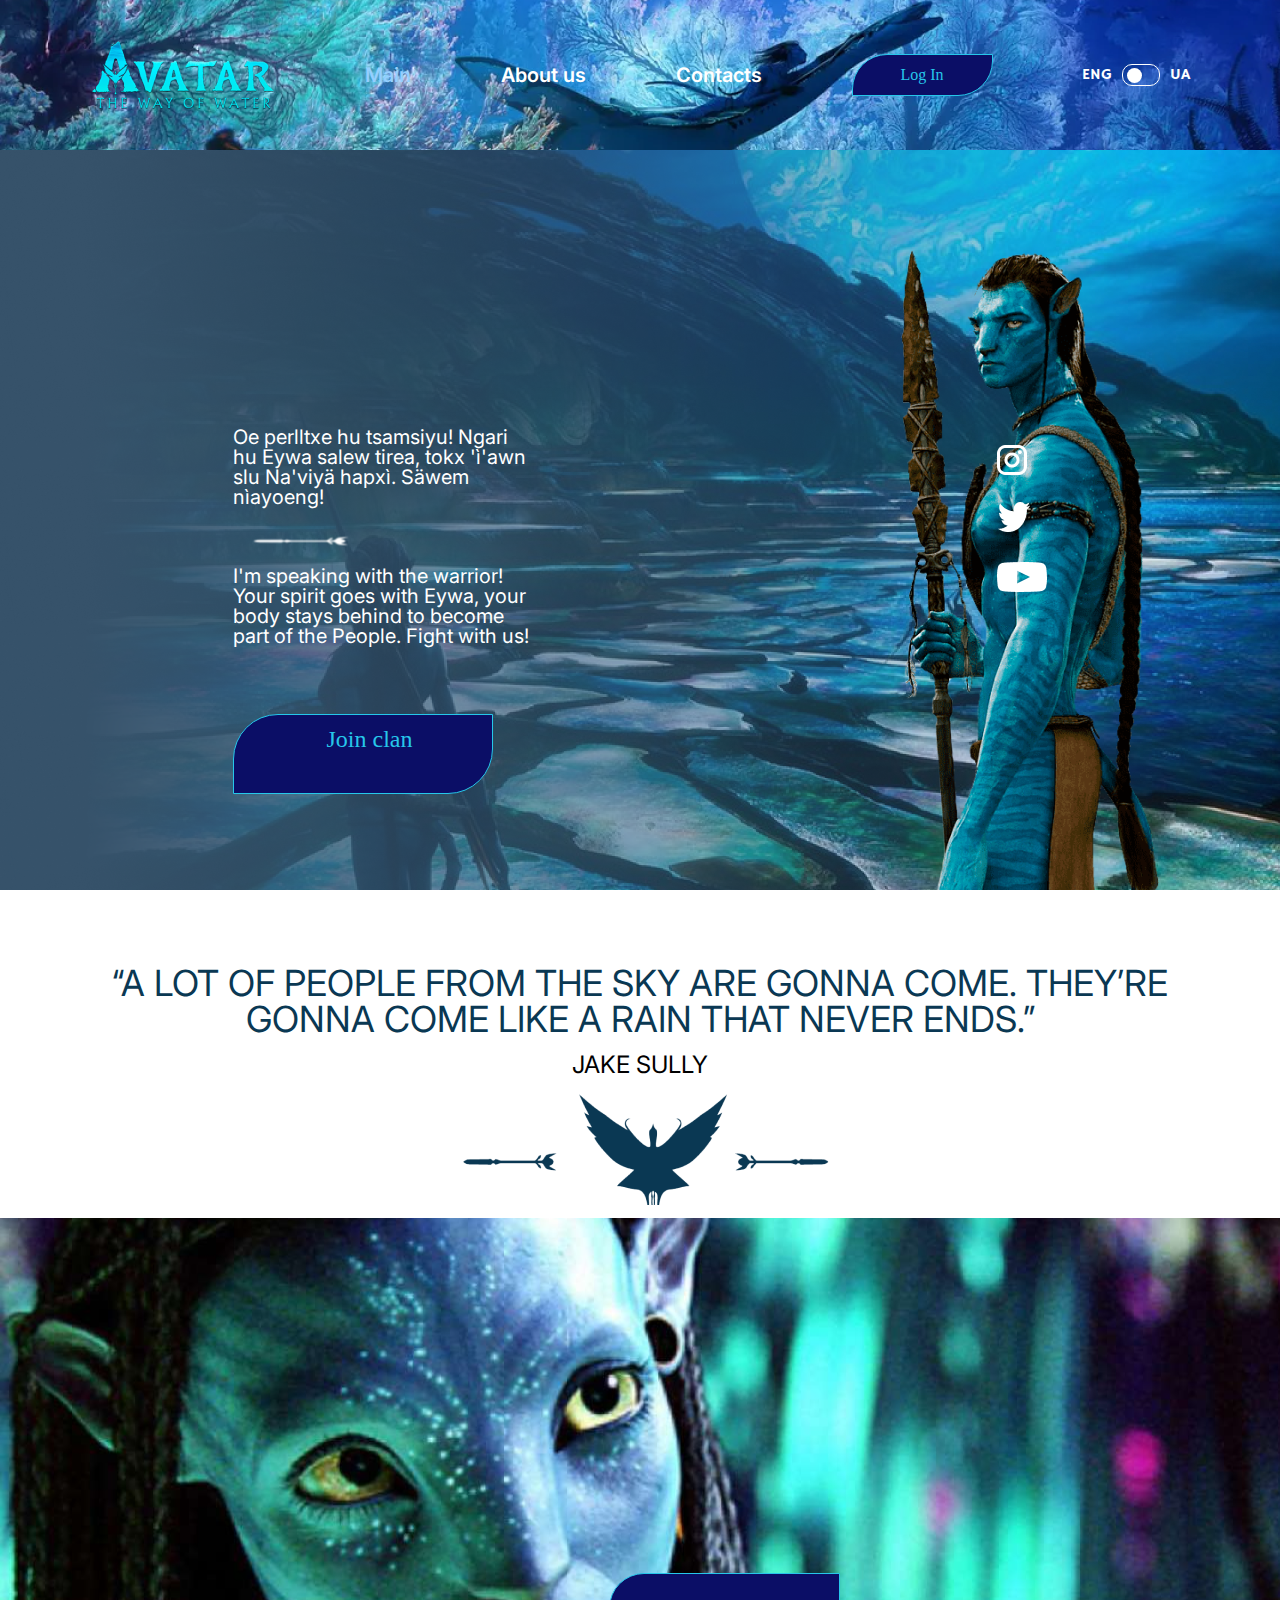
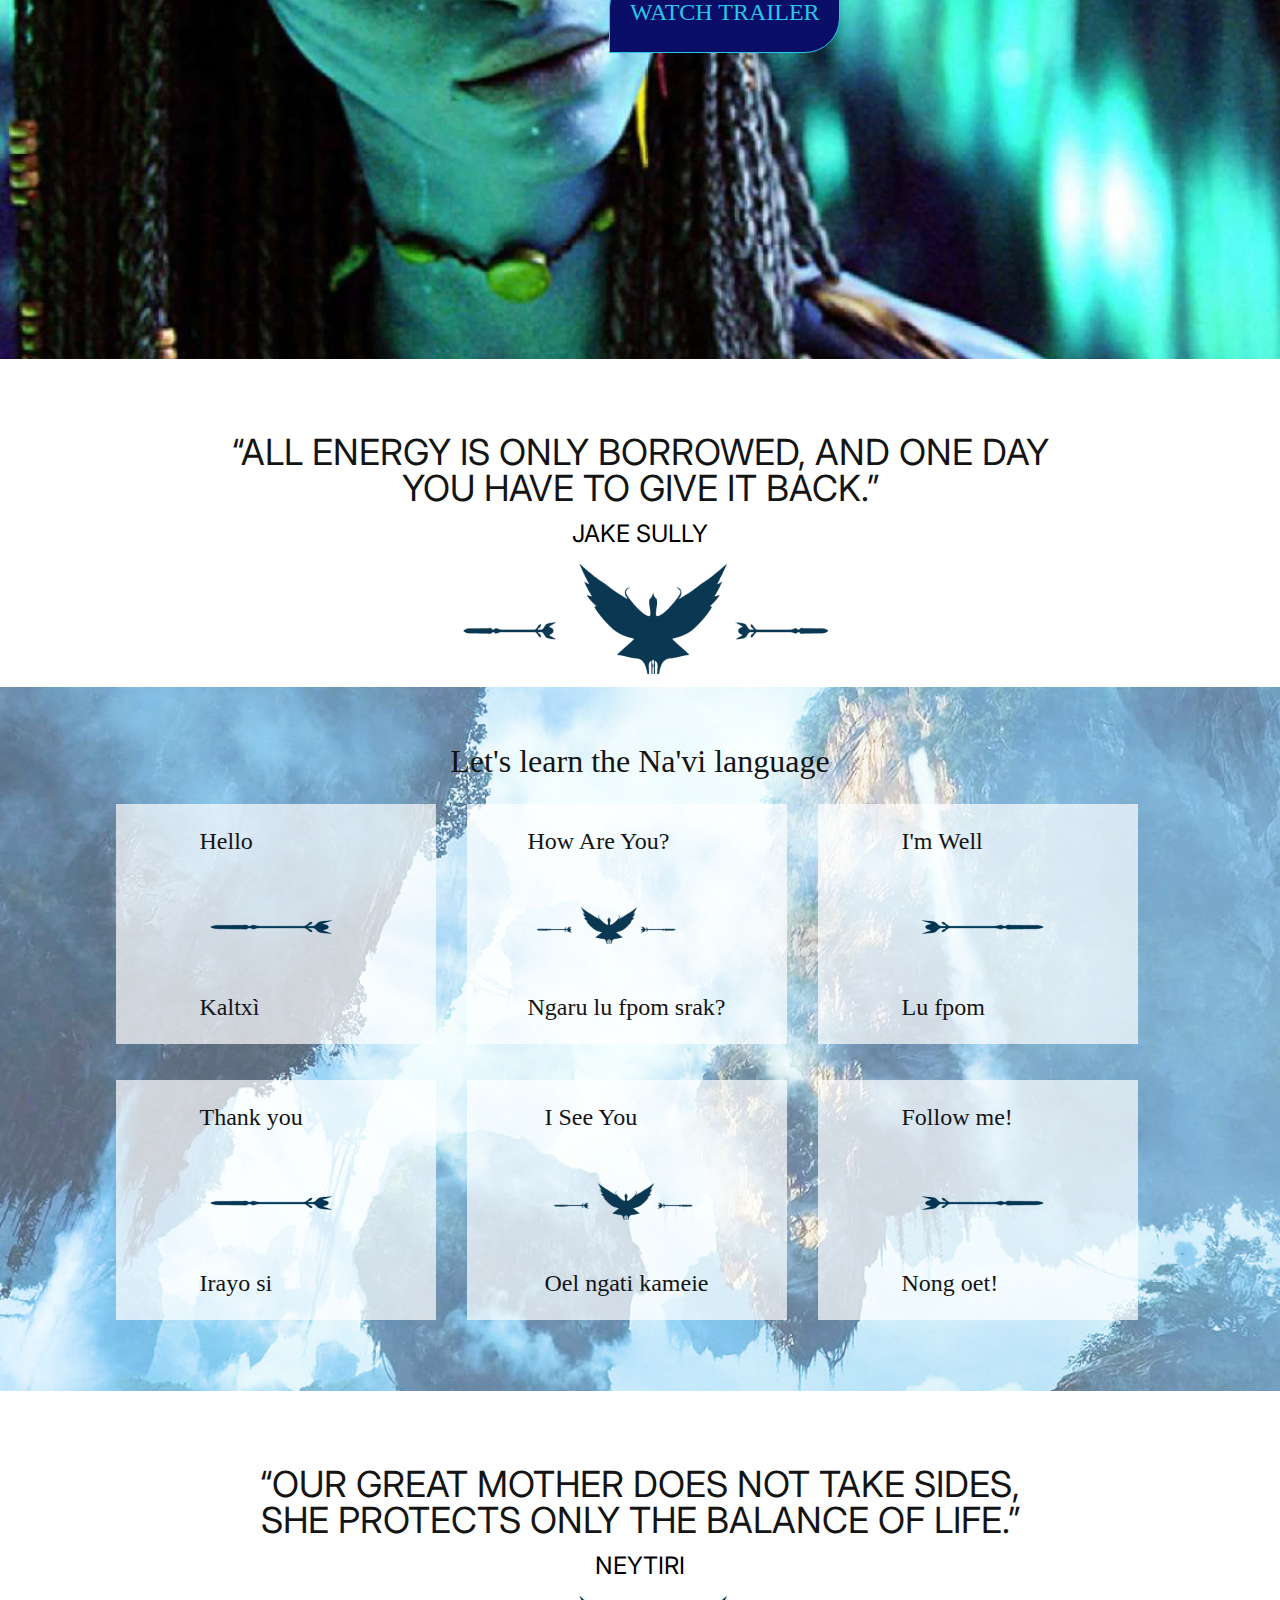
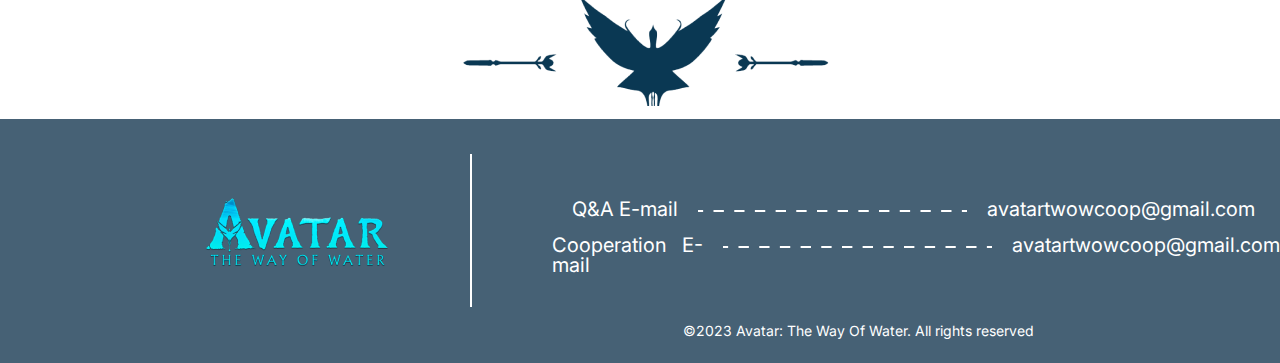
<file: English/index.html>
<!DOCTYPE html>
<html lang="en">
<head>
    <meta charset="UTF-8">
    <meta name="viewport" content="width=device-width, initial-scale=1.0">
    <link rel="stylesheet" href="/English/reset.css" />
    <link rel="stylesheet" href="/English/normalize.css">
    <link href="https://fonts.googleapis.com/css2?family=Inter:wght@300&display=swap" rel="stylesheet">
    <link href="https://fonts.googleapis.com/css2?family=Hammersmith+One&family=Inter:wght@300&display=swap" rel="stylesheet">
    <link rel="stylesheet" href="style.css">
    <title>Avatart</title>
</head>
<body>
    <header>
        <div class="block1">
          <img class="water" src="img/img.1water.png" alt="avatarwater">
            <nav id="color">Main</nav>
            <nav>About us</nav>
            <nav>Contacts</nav>
            <button class="button">Log In</button>
            <div class="switcher">
                <a href="#">ENG</a>
            <a href="../UKRAINE/index.html">
                <div class="switch"><span class="slider"></span></div>
            </a>
                <a href="#">UA</a>
            </div>
            </div>
    </header>
    <main>
    <div class="midsite">
        <div class="midsite-left">
            <p class="language">Oe perlltxe hu tsamsiyu!
                Ngari hu Eywa salew tirea, 
               tokx 'ì'awn slu Na'viyä hapxì.
               Säwem nìayoeng!</p>
               <div class="png"> <img src="img/img.1arrow.svg" alt="arrow"></div>
               <p class="language1">I'm speaking with the warrior!
                Your spirit goes with Eywa, 
                your body stays behind to 
                become part of the People.
                Fight with us!</p>
               <button class="button1"><p>Join clan</p></button>
        </div>
            <div class="img">
            <div class="img1"> <img src="img/img.inst.png" alt="instagram"></div>
            <div class="img2"> <img src="img/img.twitter.png" alt="twitter"></div>
            <div class="img3"> <img src="img/img.youtube.png" alt="youtube"></div>
            </div>
    </div>
    <div class="quote">
        <h2 class="phrase">
            “A LOT OF PEOPLE FROM THE SKY ARE GONNA COME. THEY’RE 
            <br> GONNA COME LIKE A RAIN THAT NEVER ENDS.” 
        </h2>
        <p class="author">JAKE SULLY</p>
        <img class="imgquote2" src="img/img.avatar2sign.png" alt="avatarsign">
    </div>
    <div class="block2">
        <button class="trailer">WATCH TRAILER</button>
    </div>
    <div class="quote">
        <h2 class="phrase2">
            “ALL ENERGY IS ONLY BORROWED, AND ONE DAY
           <br> YOU HAVE TO GIVE IT BACK.”
        </h2>
        <p class="author">JAKE SULLY</p>
        <img class="imgquote3" src="img/img.avatar2sign.png" alt="avatar2sign">
    </div>
        <section class="learnlanguages">
            <h3 id="learnlanguage">Let's learn the Na'vi language</h3>
            <div class="cards">
                <div class="card">
                    <div class="cardchild">
                        <p>Hello</p>
                        <img src="img/img.avater3sign.png" alt="avatar3sign">
                        <p>Kaltxì</p>
                    </div>
                    <div class="cardchild">
                        <p>How Are You?</p>
                        <img src="img/img.avatar2sign.png" alt="avatar2sign">
                        <p>Ngaru lu fpom srak?</p>
                    </div>
                    <div class="cardchild">
                    <p>I'm Well</p>
                    <img src="img/img.avatar4sign.png" alt="avatar4sign">
                    <p>Lu fpom</p>
                    </div>
                    <div class="cardchild">
                        <p>Thank you</p>
                        <img src="img/img.avater3sign.png" alt="avatar3sign">
                        <p>Irayo si </p>
                    </div>
                    <div class="cardchild">
                        <p>I See You</p>
                        <img src="img/img.avatar2sign.png" alt="avatar2sign">
                        <p>Oel ngati kameie</p>
                    </div>
                    <div class="cardchild">
                        <p>Follow me!</p>
                        <img src="img/img.avatar4sign.png" alt="avatar4sign">
                        <p>Nong oet!</p>
                    </div>
            </div>
        </section>
        </main>
        <footer>
    <div class="quote">        
        <h2 class="phrase4">
            “OUR GREAT MOTHER DOES NOT TAKE SIDES,
           <br> SHE PROTECTS ONLY THE BALANCE OF LIFE.”
        </h2>
        <p class="author">NEYTIRI</p>
        <div class="imgfinall"> <img src="img/img.avatar2sign.png" alt="avatar2sign"></div>
    </div>
    <div class="finall2">   
        <div class="imgwater"><img src="img/img.1water.png" alt="avatar water"></div>
        <div class="line"><img src="img/img.line.png" alt="789"></div>
        <div class="block5">
            <div class="block5-email1">
                <p class="dottedline">Q&A E-mail</p>
              <div class="imgdottedline"><img src="img/img.dotted line.png" alt="dottedline"></div>
              <p class="dottedline4">avatartwowcoop@gmail.com</p>
            </div>
            <div class="block5-email">
                <p class="dottedline">Cooperation E-mail</p>
                <div class="imgdottedline"><img src="img/img.dotted line.png" alt="dottedline"></div>
                <p class="dottedline4">avatartwowcoop@gmail.com</p>
            </div>
            <p class="block5-email2">©2023 Avatar: The Way Of Water. All rights reserved</p>
        </div>
        </footer>
</body>
</html>
</file>
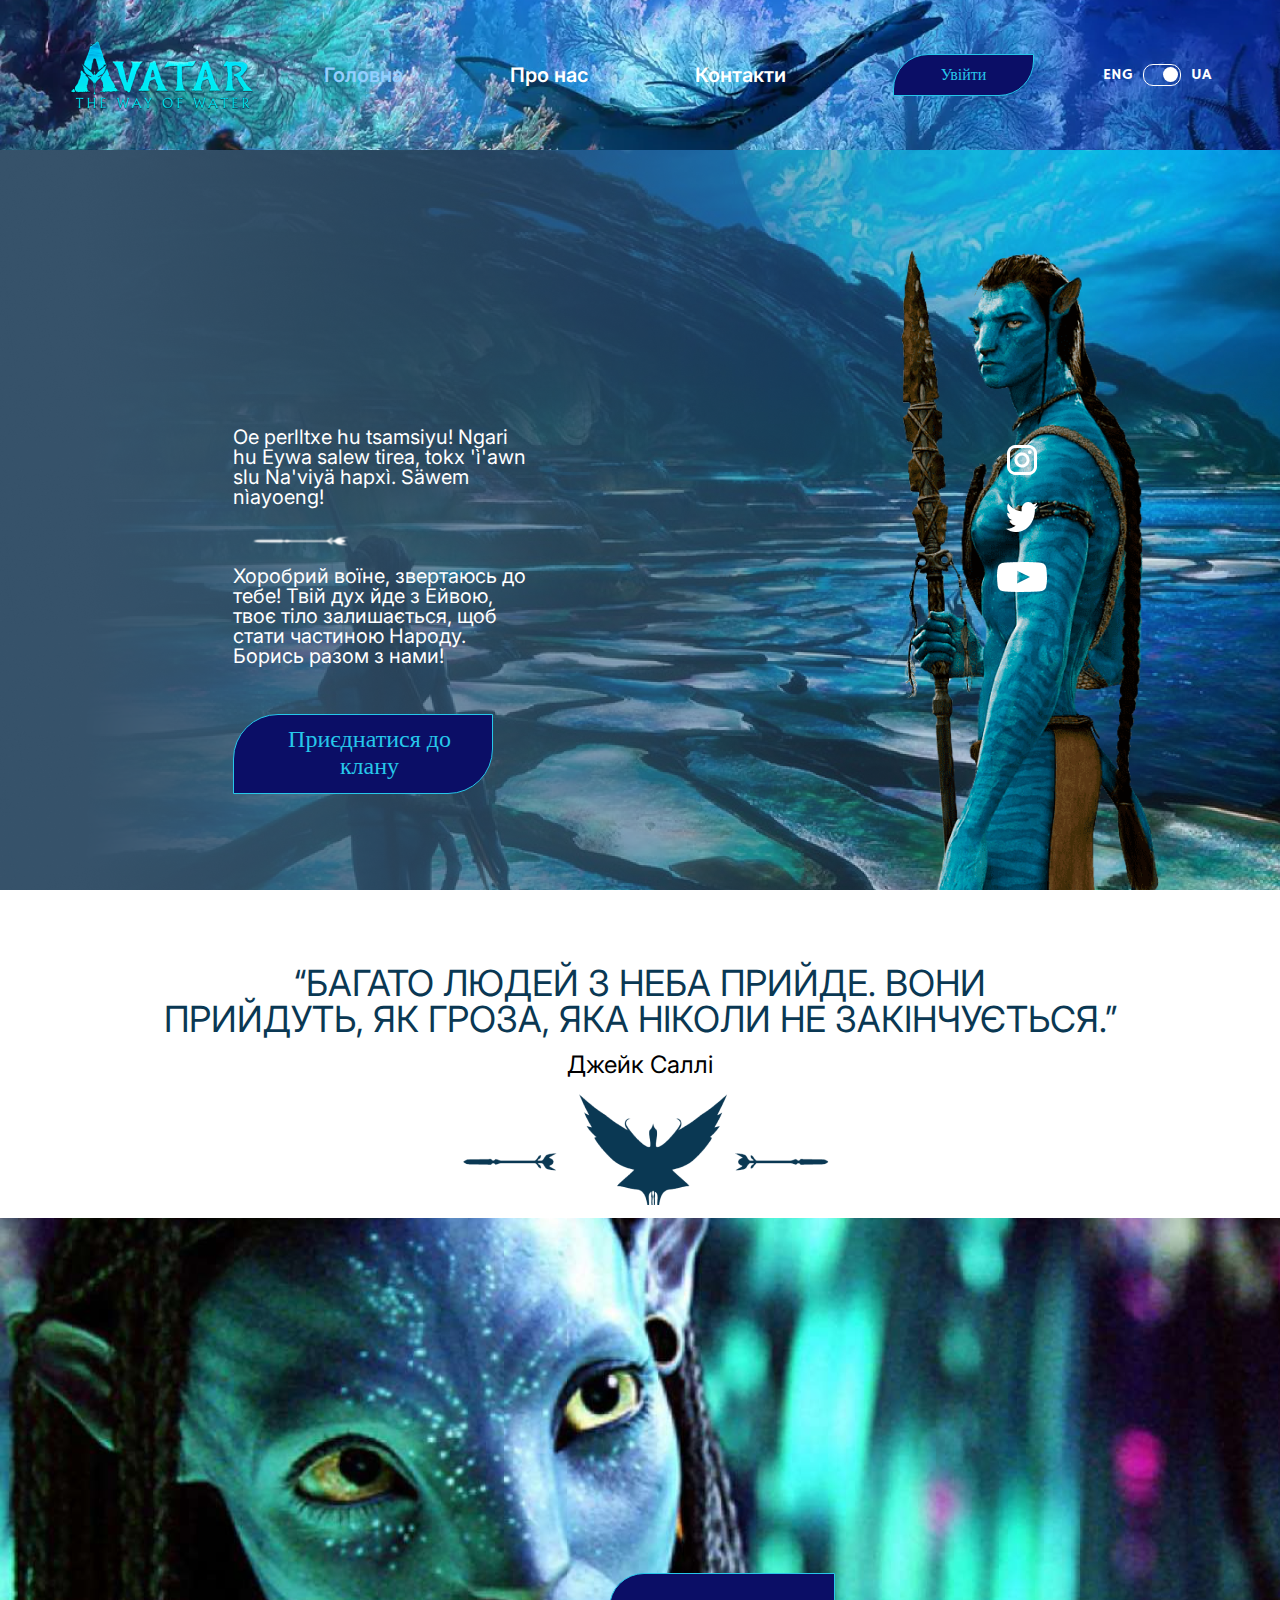
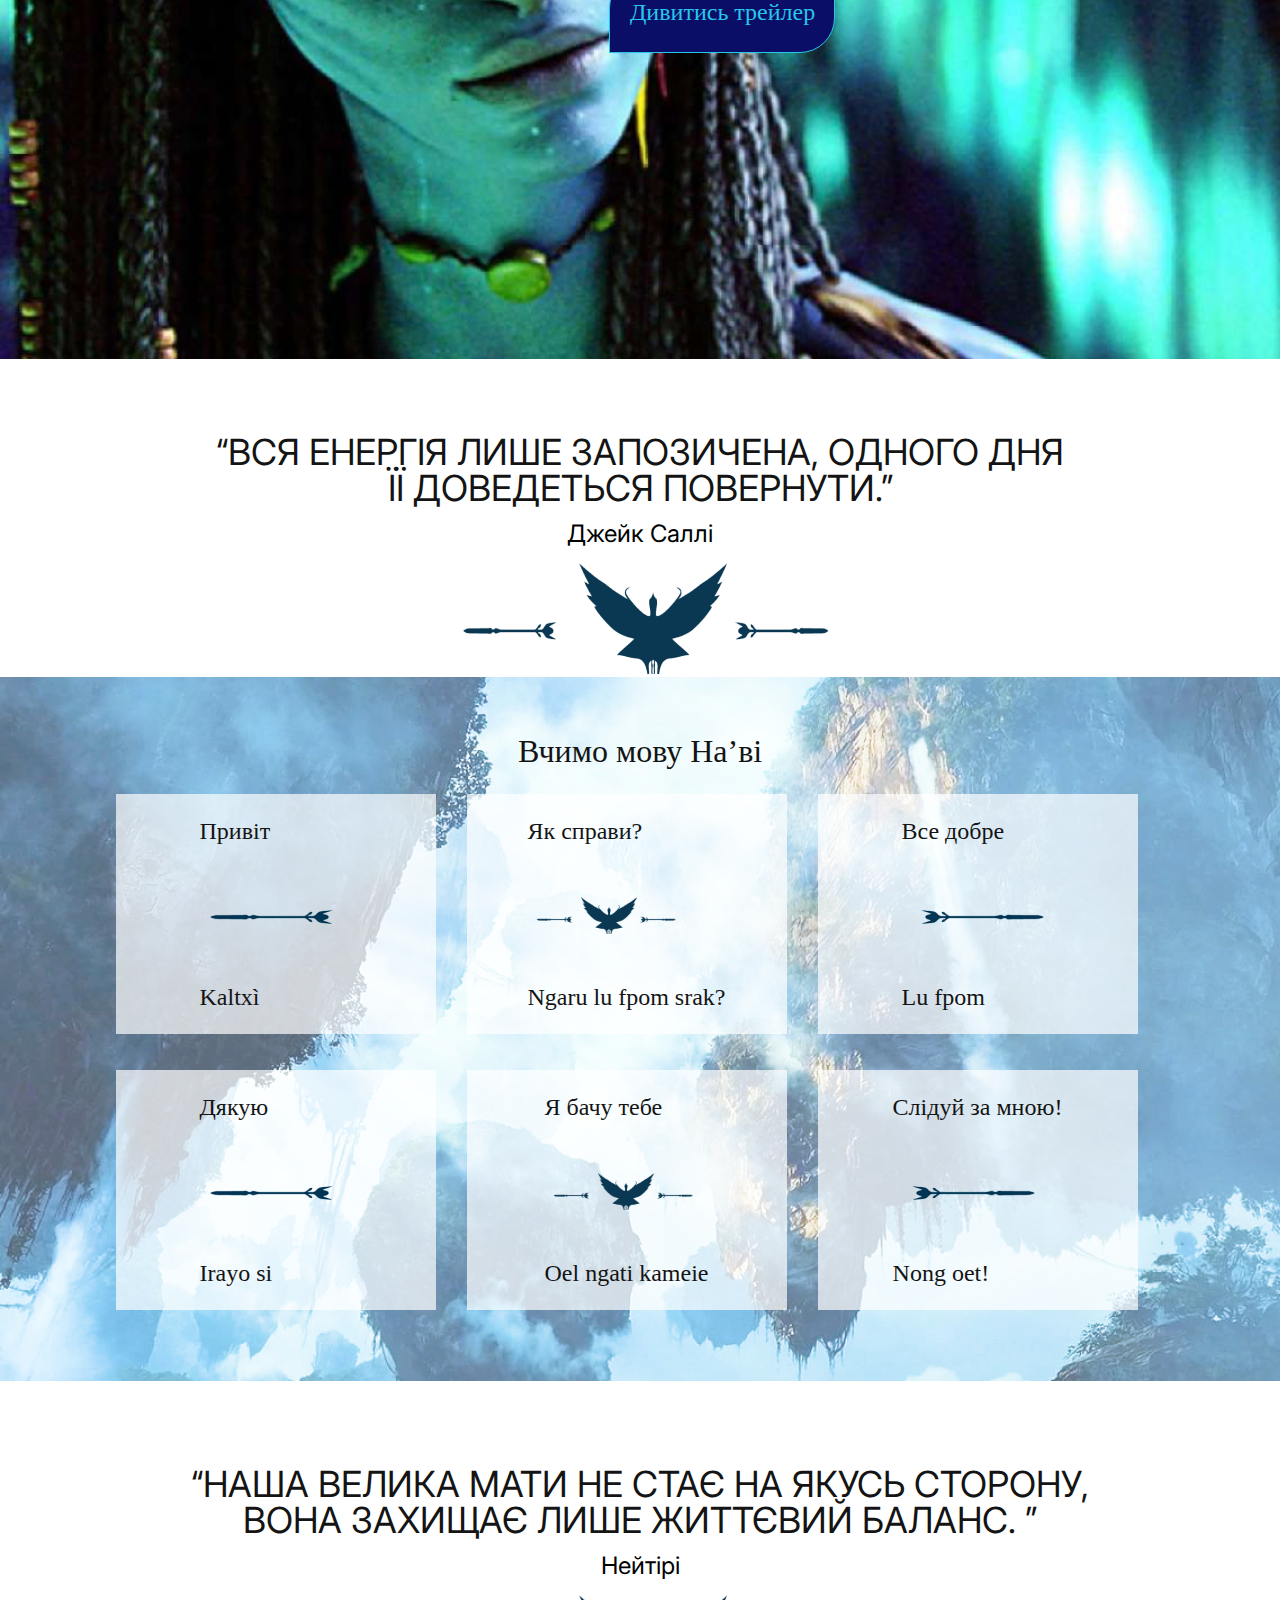
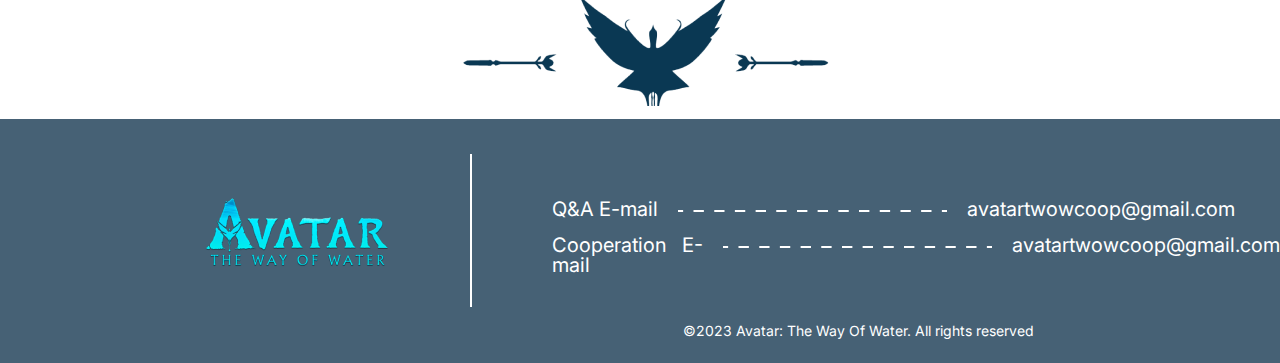
<file: UKRAINE/index.html>
<!DOCTYPE html>
<html lang="uk">
<head>
    <meta charset="UTF-8">
    <meta name="viewport" content="width=device-width, initial-scale=1.0">
    <link rel="stylesheet" href="/UKRAINE/reset.css" />
    <link rel="stylesheet" href="/UKRAINE/normalize.css">
    <link href="https://fonts.googleapis.com/css2?family=Inter:wght@300&display=swap" rel="stylesheet">
    <link href="https://fonts.googleapis.com/css2?family=Hammersmith+One&family=Inter:wght@300&display=swap" rel="stylesheet">
    <link rel="stylesheet" href="style.css">
    <title>Avatart</title>
</head>
<body>
    <header>
        <div class="block1">
            <img class="water" src="img/img.1water.png" alt="avatar water">
            <nav id="color">Головна</nav>
             <nav>Про нас</nav>
           <nav>Контакти</nav>
            <button class="button">Увійти</button>
            <div class="switcher flex align">
                <a href="#">ENG</a>
            <a href="../English/index.html">
                <div class="switch"><span class="slider"></span></div>
            </a>
                <a href="#">UA</a>
            </div>
            </div>
    </header>
    <main>
    <div class="midsite">
        <div class="midsite-left">
            <p class="language">Oe perlltxe hu tsamsiyu!
                Ngari hu Eywa salew tirea, 
               tokx 'ì'awn slu Na'viyä hapxì.
               Säwem nìayoeng!</p>
               <div class="png"> <img src="img/img.1arrow.svg" alt="arrow"></div>
               <p class="language1">Хоробрий воїне, звертаюсь до тебе!
               Твій дух йде з Ейвою, 
               твоє тіло залишається, 
               щоб стати частиною Народу.
               Борись разом з нами!</p>
               <button class="button1"><p>Приєднатися до клану</p></button>
               </div>
        <div class="img">
            <div class="img1"> <img src="img/img.inst.png" alt="instagram"></div>
            <div class="img2"> <img src="img/img.twitter.png" alt="twitter"></div>
            <div class="img3"> <img src="img/img.youtube.png" alt="youtube"></div>
        </div>
    </div>
    <div class="quote ">
        <h2 class="phrase ">
            “БАГАТО ЛЮДЕЙ З НЕБА ПРИЙДЕ. ВОНИ 
           <br> ПРИЙДУТЬ, ЯК ГРОЗА, ЯКА НІКОЛИ НЕ ЗАКІНЧУЄТЬСЯ.”
         </h2>
        <p class="author">Джейк Саллі</p>
        <img class="imgquote2" src="img/img.avatar2sign.png" alt="avatar2sign">
    </div>
    <div class="block2">
        <button class="trailer">Дивитись трейлер</button>
    </div>
    <div class="quote  ">
        <h2 class="phrase2  ">
            “ВСЯ ЕНЕРГІЯ ЛИШЕ ЗАПОЗИЧЕНА, ОДНОГО ДНЯ
           <br> ЇЇ ДОВЕДЕТЬСЯ ПОВЕРНУТИ.”
        </h2>
        <p class="author ">Джейк Саллі</p>
       <img class="avatar2sign " src="/UKRAINE/img/img.avatar2sign.png" alt="avatar2sign">
        <section class="learnlanguages ">
            <h3 id="learnlanguage ">Вчимо мову На’ві</h3>
            <div class="cards ">
                <div class="card">
                    <div class="cardchild ">
                        <p>Привіт</p>
                        <img src="img/img.avater3sign.png" alt="avatar3sign">
                        <p>Kaltxì</p>
                    </div>
                    <div class="cardchild">
                        <p>Як справи?</p>
                        <img src="img/img.avatar2sign.png" alt="avatar2sign">
                        <p>Ngaru lu fpom srak?</p>
                    </div>
                    <div class="cardchild">
                    <p>Все добре</p>
                    <img src="img/img.avatar4sign.png" alt="avatar4sign">
                    <p>Lu fpom</p>
                    </div>
                
                    <div class="cardchild ">
                        <p>Дякую</p>
                        <img src="img/img.avater3sign.png" alt="avatar3sign">
                        <p>Irayo si </p>
                    </div>
                    <div class="cardchild ">
                        <p>Я бачу тебе</p>
                        <img src="img/img.avatar2sign.png" alt="avatar2sign">
                        <p>Oel ngati kameie</p>
                    </div>
                    <div class="cardchild ">
                        <p>Слідуй за мною!</p>
                        <img src="img/img.avatar4sign.png" alt="avatar4sign">
                        <p>Nong oet!</p>
                    </div>
            </div>
        </section>
        </main>
        <footer>
    <div class="quote ">        
        <h2 class="phrase4 ">
            “НАША ВЕЛИКА МАТИ НЕ СТАЄ НА ЯКУСЬ СТОРОНУ,
           <br> ВОНА ЗАХИЩАЄ ЛИШЕ ЖИТТЄВИЙ БАЛАНС.
            ”</h2>
        <p class="author ">Нейтірі</p>
        <div class="imgfinall"> <img src="img/img.avatar2sign.png" alt="avatar2sign"></div>
    </div>
    <div class="finall2">   
        <div class="imgwater"> <img src="/UKRAINE/img/img.1water.png" alt="avatar water"></div>
        <div class="line"><img src="img/img.line.png" alt="789"></div>
        <div class="block5">
            <div class="block5-email1">
                <p class="dottedline">Q&A E-mail</p>
              <div class="imgdottedline"><img src="img/img.dotted line.png" alt="dottedline"></div>
              <p class="dottedline4">avatartwowcoop@gmail.com</p>
            </div>
            <div class="block5-email">
                <p class="dottedline">Cooperation E-mail</p>
                <div class="imgdottedline"><img src="img/img.dotted line.png" alt="dottedline"></div>
                <p class="dottedline4">avatartwowcoop@gmail.com</p>
            </div>
            <p class="block5-email2 ">©2023 Avatar: The Way Of Water. All rights reserved</p>
        </div>
        </footer>
</body>
</html>
</file>
<file: English/style.css>
@import '/English/reset.css';
@import '/English/normalize.css';
.block1{
    background-image: url(img/img.2bcg.png);
    background-size: cover;
    display: flex;
    align-items: center;
    padding: 39px 0;
    justify-content: space-evenly;
}
#color{
    color: #94CFFF;
}
.block1 nav {
    display: flex;
    font-weight: 600;
    text-decoration: none;
    color: #FFF;
    font-family: 'Inter', sans-serif;
    font-size: 20px;
}
.button{
    border: 1px solid #26C7EA;
    background-color: #0B0E66;
    color: #26C6EA;
    border-radius: 35px 0;
    width: 141px;
    height: 41.694px;
}
.switcher{
    display: flex;
    align-items: center;
}
.switcher a{
    color: #FFF;
text-align: center;
font-family: Hammersmith One;
font-size: 16px;
text-decoration: none;
}
.switch{
    border: 1px solid #FFFFFF;
    width: 36px;
    height: 20px;
    border-radius: 10px;
    margin: 0 10px;
    position: relative;
}
.slider{
position: absolute;
right: 0;
top: o;
padding-left: 10px;
}
.slider::before{
    content: "";
    position: absolute;
    width: 15px;
    height: 15px;
    border-radius: 50%;
    background-color: white;
    left: -22px;
    top: 3px;
    cursor: pointer;
}
.midsite{
    background-image: url(img/img.1avatar.png);
 background-size: cover;
 height: 740px;
 display: flex;
 justify-content: center;
}
.midsite p{
    width: 298px;
    height: 96px;
    color: #FFF;
    font-family: Inter;
    font-size: 20px;
}
.language{
    margin-top: 180px;
}
.midsite{
    display: flex;
    justify-content: space-around;
    align-items: center;
}
.img1,
img2{
   margin-bottom: 24px;
}

.button1{
    border: 1px solid #26C7EA;
    background-color: #0B0E66;
    border-radius: 45px 0;
    width: 260px;
  height: 80px;
    margin-top: 52px;
}
.button1 p{
    color: #26C7EA;
    font-family: HeadlandOne;
    font-size: 24px;
    width: 199px;
 padding: 10px 30px;
}
.quote{
    text-align: center;
padding: 76px 0 10px;
}
.phrase{
    color: #0A3853;
    font-family: Inter;
    font-size: 36px;
    display: inline-block;
    text-align: center;
}
.author{
    color: black;
    font-family: Inter;
    font-size: 24px;
    margin: 16px 0 8px;
}
.block2{
    background-image: url(img/img.2avatar.png);
    background-size: cover;
    height: 741px;
}
.trailer{
    border: 1px solid #26C7EA;
    background-color: #0B0E66;
    color: #26C6EA;
    border-radius: 35px 0;
    text-decoration: none;
    color: #26C7EA;
    text-align: justify;
    font-family: HeadlandOne;
    font-size: 24px;
    margin-top: 355px;
    margin-left: 609px;
   padding: 25px 19px 25px 20px;
}
.quote{
text-align: center;
padding: 75px 0 10px;
}

.phrase2{
    color: #141414;
    font-family: Inter;
    font-size: 36px;
  display: inline-block;
  text-align: center;
}
.learnlanguages{
    background-image: url(img/img.3bcg.png);
    background-size: cover;
    height: 704px;
    text-align: center;
}
#learnlanguage{
    color: #141414;
    text-align: justify;
    font-family: HeadlandOne;
    font-size: 32px;
    text-align: center;
   padding-top: 58px;
}
.cards{
    margin-top: 143px;
    display: inline-grid;
grid-template-rows: 320px 320px 320px;
    justify-content: center;
    align-items: center;
    width: 1280px;
}
.cardchild{
   display: inline-grid;
   justify-content: center;
   align-items: center;
    background-image: url(img/img.4bcg.png);
color: #141414;
text-align: justify;
font-family: HeadlandOne;
font-size: 24px;
width: 320px;
height: 240px;
margin: 0 27px 36px 0; 
}
.card img{
    width: 152px;
height: 40px;
}
.phrase4{
    color: #141414;
font-family: Inter;
font-size: 36px;
display: inline-block;
text-align: center;
}
.quote{
    text-align: center;
    padding: 75px 0 10px;
}
.finall2{
   background-image: url(img/img.5bcg.png);
   background-size: cover;
}
.finall2{
    display: flex;
}
.imgwater{
    padding-top: 77px;
    margin-left: 204px;
}
.line{
    padding-top: 35px;
    margin-left: 80px;
}
.dottedline{

    margin-left: 80px;
    color: #FFF;
text-align: justify;
font-family: Inter;
font-size: 20px;
}
.dottedline1{
    margin-left: 20px;
    margin-right: 20px;
}
.dottedline2{
    color: #FFF;
text-align: justify;
font-family: Inter;
font-size: 20px;
}
.dottedline4{
    color: #FFF;
text-align: justify;
font-family: Inter;
font-size: 20px;
}
.block5-email{
    display: flex;
    padding-top: 16px;
}
.block5-email1{
    display: flex;
    padding-top: 80px;
    margin-left: 20px;
    margin-right: 20px;
}
.imgdottedline{
    margin-left: 20px;
    margin-right: 20px;
}
.finall2{
    display: flex;
}
.img2{
    padding-bottom: 27px;
}
.block5-email2{
    padding-top: 49px;
    padding-left: 211px;
    padding-bottom: 25px;
    color: #FFF;
text-align: justify;
font-family: Inter;
font-size: 14px;
}
</file>
<file: UKRAINE/style.css>
@import '/UKRAINE/reset.css';
@import '/UKRAINE/normalize.css';
.block1{
    display: flex;
    background-image: url(img/img.2bcg.png);
    background-size: cover;
    align-items: center;
   padding: 39px 0 ;
    justify-content: space-evenly;
}

#color{
    color: #94CFFF;
}
.block1 nav {
    font-weight: 600;
    padding-right: 38px;
    text-decoration: none;
    color: #FFF;
    text-align: center;
    font-family: Inter;
    font-size: 20px;
}
.button{
    border: 1px solid #26C7EA;
    background-color: #0B0E66;
    color: #26C6EA;
    border-radius: 35px 0;
    width: 141px;
    height: 41.694px;
}
.switcher{
    align-items: center;
    display: flex;
}
.switcher a{
    color: #FFF;
text-align: center;
font-family: Hammersmith One;
font-size: 16px;
text-decoration: none;
}
.switch{
    border: 1px solid #FFFFFF;
    width: 36px;
    height: 20px;
    border-radius: 10px;
    margin: 0 10px;
    position: relative;
}
.slider{
position: absolute;
top: 0;
right: 0;
padding-left: 10px;
}
.slider::before{
    content: "";
    position: absolute;
    width: 15px;
    height: 15px;
    border-radius: 50%;
    background-color: white;
    right: 2px;
    top: 2px;
    cursor: pointer;
}
.midsite{
    background-image: url(img/img.1avatar.png);
 background-size: cover;
 height: 740px;
 justify-content: center;
 display: flex;
 align-items: center;
}
.midsite p{
    width: 298px;
    height: 96px;
    color: #FFF;
    font-family: Inter;
    font-size: 20px;
  
}
.language{
    padding-top: 180px;
}
.midsite{
    justify-content: space-around;
    align-items: center;
}
.img1,
img2{
   margin-bottom: 24px;
}
.img{
    text-align: center;
}
.button1{
    border: 1px solid #26C7EA;
    background-color: #0B0E66;
    border-radius: 45px 0;
    width: 260px;
  height: 80px;
    margin-top: 52px;
}
.button1 p{
    color: #26C7EA;
    font-family: HeadlandOne;
    font-size: 24px;
    width: 199px;
    margin: 10px 30px;
}

.quote{
    text-align: center;
   padding: 75px 0 10px;
}
.phrase{
    color: #0A3853;
    font-family: Inter;
    font-size: 36px;
    display: inline-block;
    text-align: center;
}
.author{
    color: black;
    text-align: center;
    font-family: Inter;
    font-size: 24px;
    margin: 16px 0 8px;
}
.block2{
    background-image: url(img/img.2avatar.png);
    background-size: cover;
    height: 741px;
}
.trailer{
    border: 1px solid #26C7EA;
    background-color: #0B0E66;
    color: #26C6EA;
    border-radius: 35px 0;
    text-decoration: none;
    color: #26C7EA;
    text-align: justify;
    font-family: HeadlandOne;
    font-size: 24px;
    margin-top: 355px;
    margin-left: 609px;
   padding: 25px 19px 25px 20px;
}
.quote{
    text-align: center;
    padding: 75px 0 10px;
}
.phrase2{
    color: #141414;
    font-family: Inter;
    font-size: 36px;
    display: inline-block;
    text-align: center;
}
.learnlanguages{
    background-image: url(img/img.3bcg.png);
    background-size: cover;
    height: 704px;
}
#learnlanguage{
    color: #141414;
    text-align: justify;
    font-family: HeadlandOne;
    font-size: 32px;
    text-align: center;
    padding-top: 58px;
}
h3{
color: #141414;
text-align: center;
font-family: HeadlandOne;
font-size: 32px;
padding-top: 58px;
}
.cards{
    margin-top: 143px;
    display: inline-grid;
grid-template-rows: 320px 320px 320px;
    justify-content: center;
    align-items: center;
    width: 1280px;
}
.cardchild{
   display: inline-grid;
   justify-content: center;
   align-items: center;
    background-image: url(img/img.4bcg.png);
color: #141414;
text-align: justify;
font-family: HeadlandOne;
font-size: 24px;
width: 320px;
height: 240px;
margin: 0 27px 36px 0;
}
.card img{
    width: 152px;
height: 40px;
}
.quote{
    text-align: center;
    padding: 75px 0 10px;
}
.phrase4{
    color: #141414;
font-family: Inter;
font-size: 36px;
display: inline-block;
text-align: center;
}

.finall2{
    display: flex;
   background-image: url(img/img.5bcg.png);
   background-size: cover;
}

.imgwater{
    padding-top: 77px;
    margin-left: 204px;
}
.line{
    padding-top: 35px;
    margin-left: 80px;
}
.dottedline{

    margin-left: 80px;
    color: #FFF;
    text-align: justify;
font-family: Inter;
font-size: 20px;
}
.dottedline1{
    margin-left: 20px;
    margin-right: 20px;
}
.imgdottedline{
margin: 0 20px 0 20px;
}
.dottedline2{
    color: #FFF;
text-align: justify;
font-family: Inter;
font-size: 20px;
}
.dottedline4{
    color: #FFF;
text-align: justify;
font-family: Inter;
font-size: 20px;
}
.block5-email{
    padding-top: 16px;
    display: flex;
}
.block5-email1{
    padding-top: 80px;
    display: flex;
}
.img2{
    padding-bottom: 27px;
}
.block5-email2{
    padding-top: 49px;
    padding-left: 211px;
    padding-bottom: 25px;
    color: #FFF;
text-align: justify;
font-family: Inter;
font-size: 14px;
}
</file>
